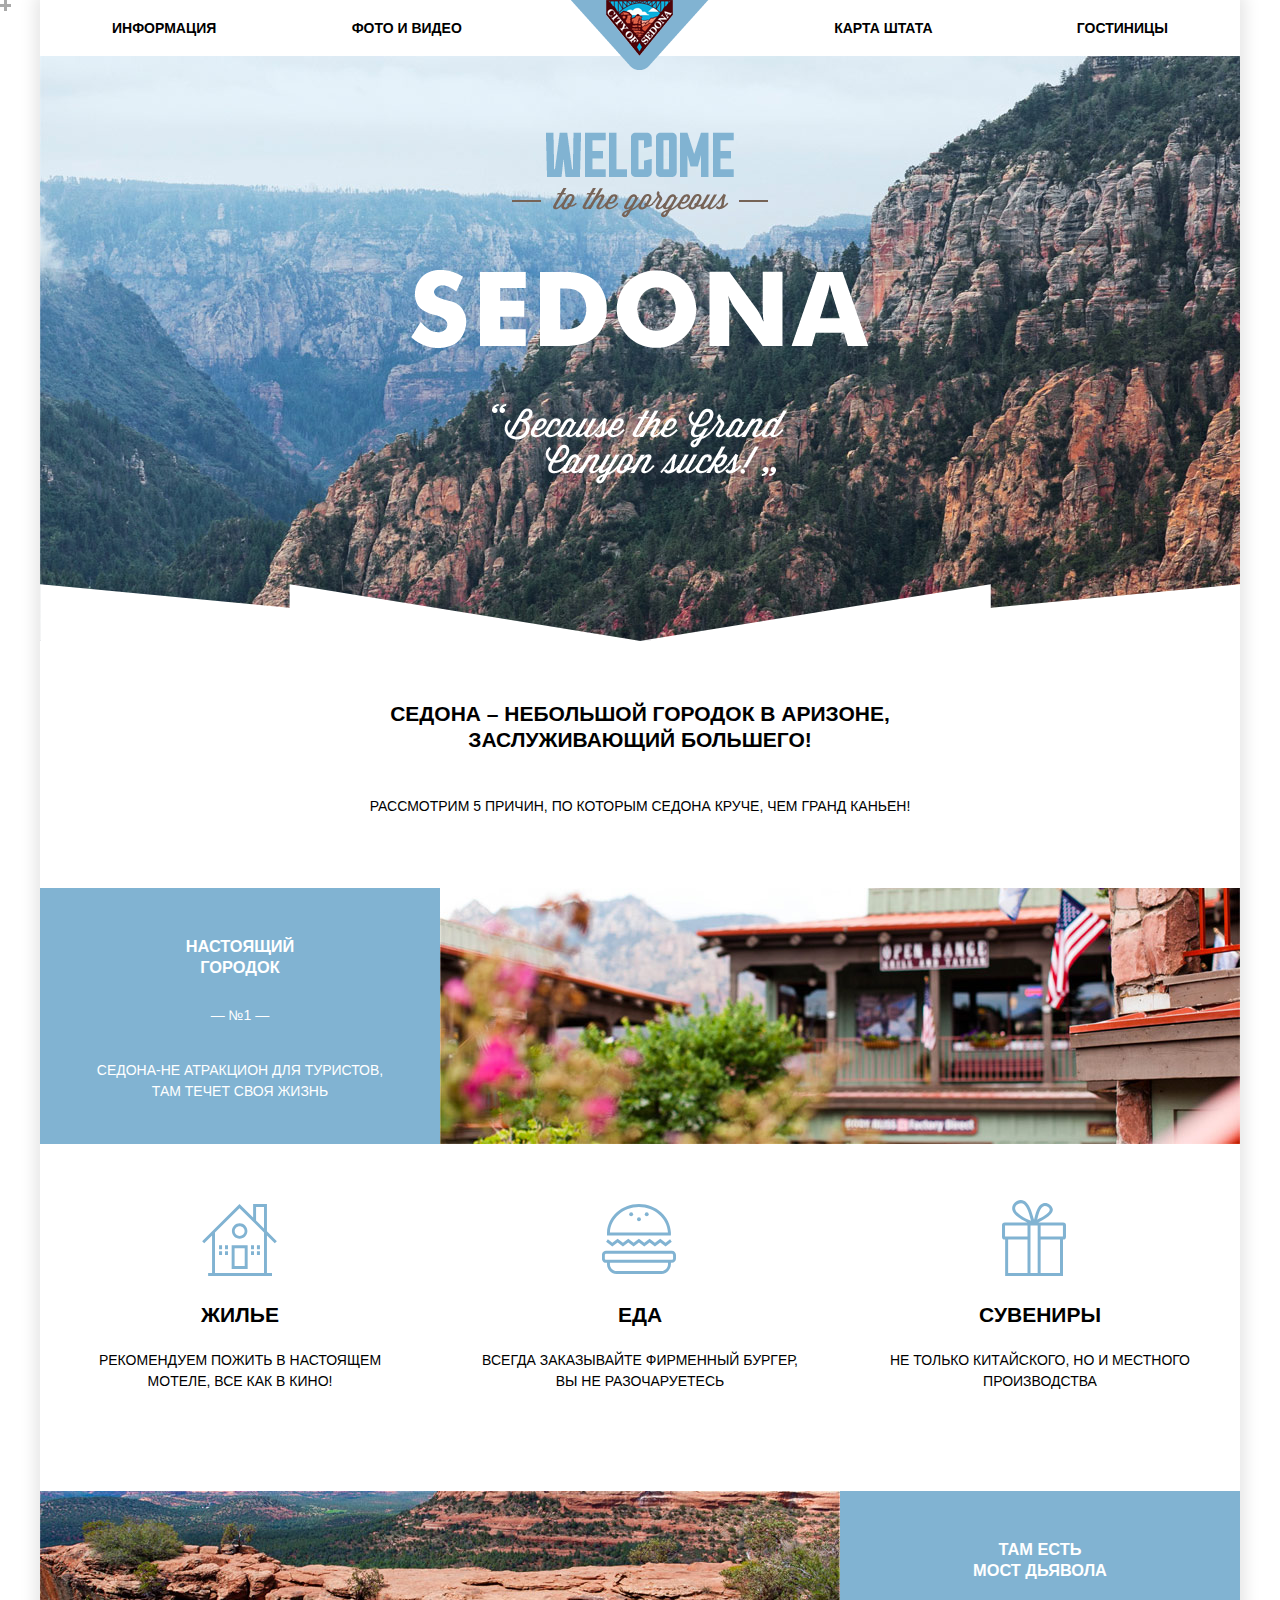
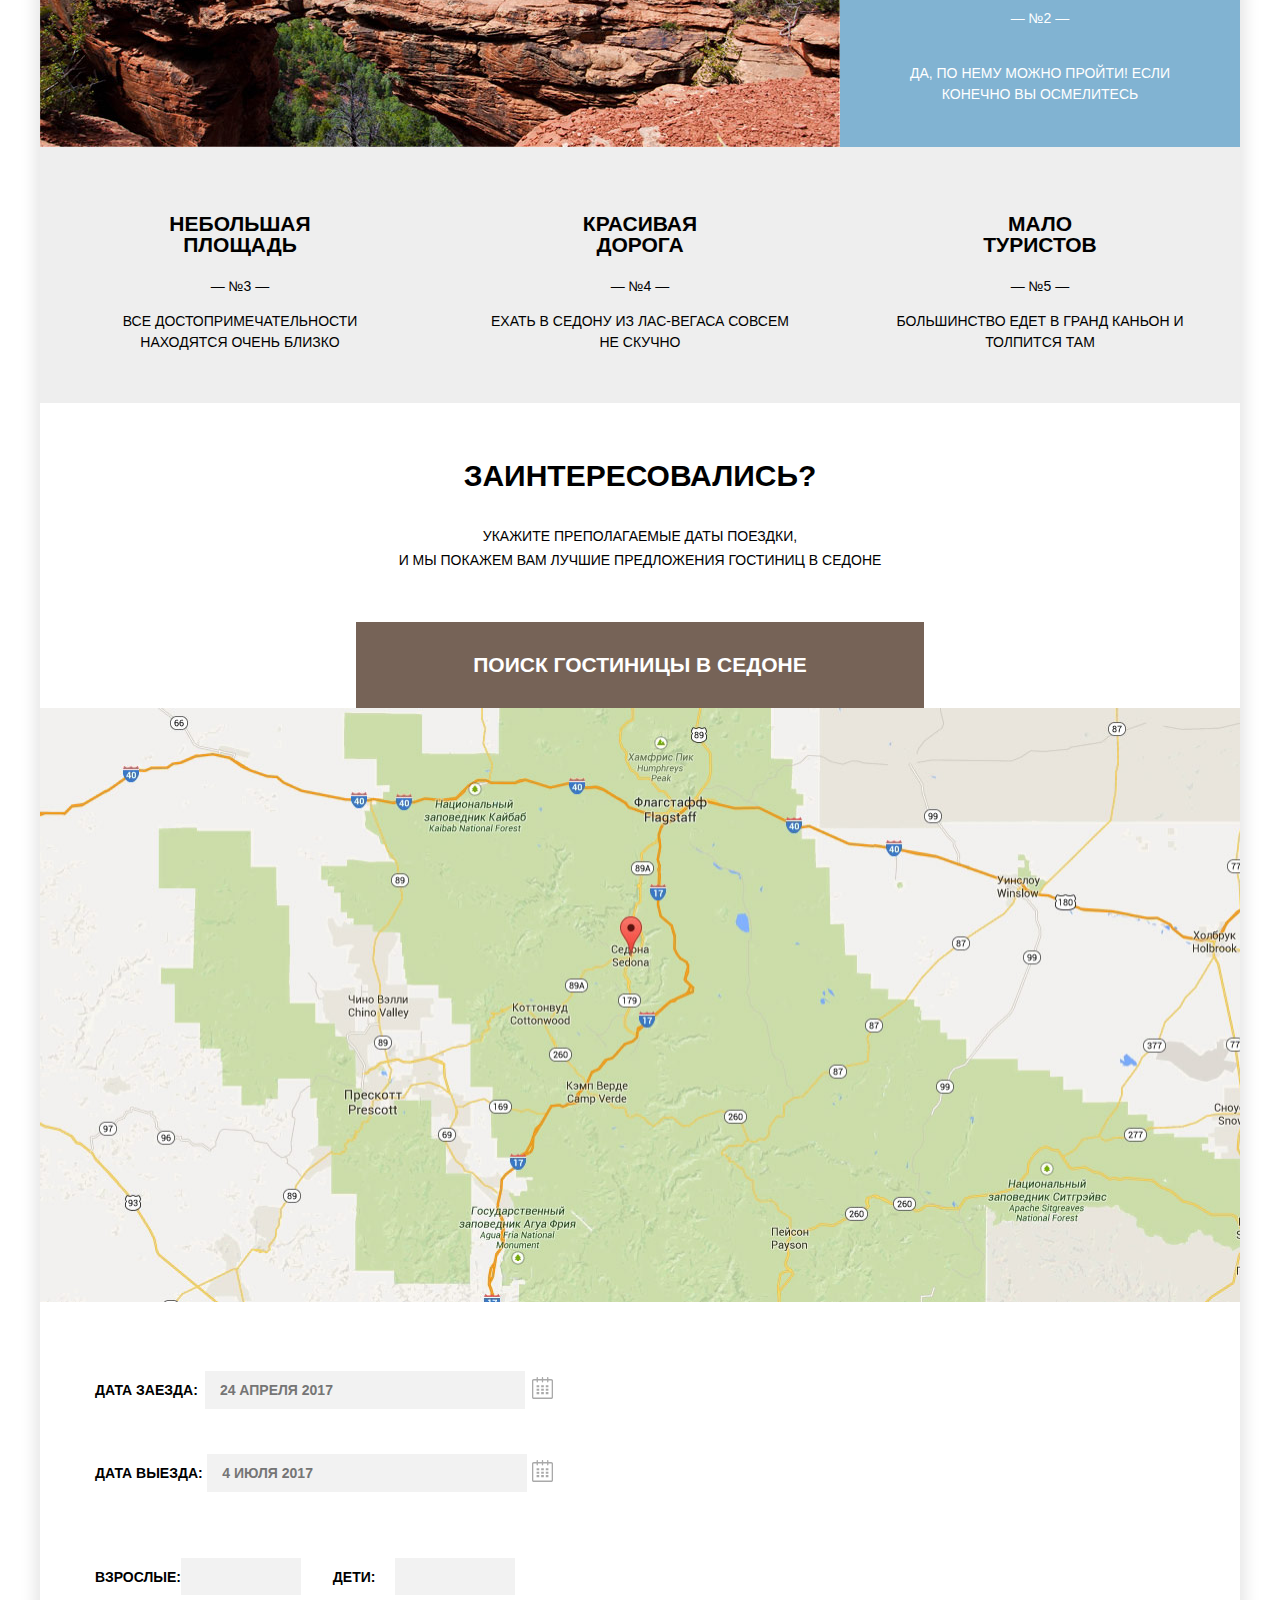
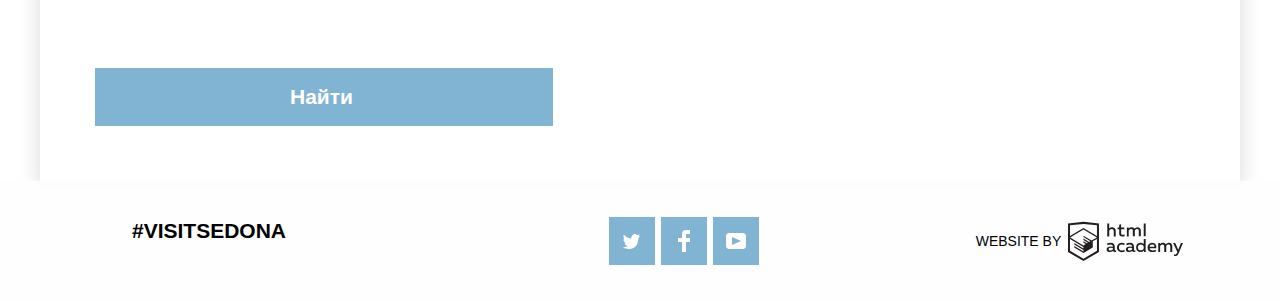
<file: index.html>
<!DOCTYPE html>
<html lang="ru">
  <head>
    <meta charset="utf-8">
    <title>HTML Academy: Седона</title>
    <link href="https://fonts.googleapis.com/css?family=PT+Sans+Narrow:400,700&amp;subset=latin,cyrillic" rel="stylesheet">
    <link href="css/normalize.css" rel="stylesheet">
    <link href="css/style.css" rel="stylesheet">
  </head>
  <body>
    <div class="main-site">
      <header class="main-header">
          <nav class="main-navigation">
             <a class="main-header-logo">
               <img src="img/logo.png" width="138" height="70" alt="Логотип Седона">
             </a>
                <ul class="site-navigation">
                  <li><a href="info.html">Информация</a></li>
                  <li><a href="foto.html">Фото и Видео</a></li>
                  <li><a href="map.html">Карта штата</a></li>
                  <li><a href="hotels.html">Гостиницы</a></li>
                </ul>
           </nav>
      </header>

      <main class="container">
          <section class="welcome">
            <h2 class="visually-hidden">Добро пожаловать в Седону</h2>
					  <img src="img/phrases.png" width="458" height="352" alt="Welcome to Sedona «Because the Grand Canyon sucks!»">
          </section>

          <section class="promotion">
              <h1 class="visually-hidden">Седона</h1>
              <b class="promotion-slogan">Седона &ndash; небольшой городок в Аризоне, заслуживающий большего!</b>
              <p class="promotion-text">Рассмотрим 5 причин, по которым Седона круче, чем Гранд Каньен!</p>
          </section>

          <section class="feature-one">
            <h2 class="visually-hidden">Особенности Седоны</h2>
                <div class="feature-img">
                  <img src="img/house.jpg" width="800" height="256" alt="Милый домик">
                </div>
                <div class="feature-one-row">
                  <h3 class="feature-title">Настоящий <br> городок</h3>
                  <span class="feature-number">&mdash; №1 &mdash;</span>
                  <p class="feature-text">Седона-не атракцион для туристов, там течет своя жизнь</p>
              </div>
            </section>

              <section class="recomindations">
                  <h2 class="visually-hidden">Рекомендации</h2>
                    <ul class="recomindation-list">
                        <li class="house">
                            <h3 class="recomindation-tittle">Жилье</h3>
                            <p class="recomindation-text">Рекомендуем пожить в настоящем мотеле, все как в кино!</p>
                        </li>
                        <li class="food">
                            <h3 class="recomindation-tittle">Еда</h3>
                            <p class="recomindation-text">Всегда заказывайте фирменный бургер, вы не разочаруетесь</p>
                        </li>
                        <li class="souvenirs">
                            <h3 class="recomindation-tittle">Сувениры</h3>
                            <p class="recomindation-text">не только китайского, но и местного производства</p>
                        </li>
                    </ul>
              </section>

              <section class="feature-two">
                <div class="feature-img">
                    <img src="img/bridge.jpg" width="800" height="256" alt="Мост дьявола">
                </div>
                <div class="feature-two-row">
                    <h3 class="feature-tittle">Там есть <br> мост дьявола</h3>
                    <span class="feature-number">&mdash; №2 &mdash;</span>
                    <p class="feature-text">Да, по нему можно пройти! Если конечно вы осмелитесь</p>
                </div>
                </section>

              <section class="another-features">
                <div class="feature-item">
                        <h3 class="feature-three title">Небольшая <br> площадь</h3>
                        <span class="features-three number">&mdash; №3 &mdash;</span>
                        <p class="feature-three text">Все достопримечательности находятся очень близко</p>
                </div>
                <div class="feature-item">
                        <h3 class="feature-four title">Красивая <br> дорога</h3>
                        <span class="feature-four number">&mdash; №4 &mdash;</span>
                        <p class="feature-four text">Ехать в Седону из Лас-Вегаса совсем не скучно</p>
                </div>
                <div class="feature-item">
                        <h3 class="feature-five title">Мало <br> туристов</h3>
                        <span class="feature-five number">&mdash; №5 &mdash;</span>
                        <p class="feature-five text">Большинство едет в Гранд Каньон и толпится там</p>
                </div>
              </section>

                <section class="booking">
                  <h2>Заинтересовались?</h2>
                  <p>укажите преполагаемые даты поездки, <br> и мы покажем вам лучшие предложения гостиниц в Седоне</p>
                    <a class="booking-button" href="search.html">Поиск гостиницы в Седоне</a>
                </section>


              <section class="map">
                <h2 class="visually-hidden">Седона на карте</h2>
              <div class="map-container">
                <img src="img/map.jpg" width="1200" height="594" alt="Карта Седоны">
              </div>
              </section>

                   <form class="finder" method="post" action="https://echo.htmlacademy.ru">
                     <div class="form">
                       <label for="finder-arrival">Дата заезда:</label>
                       <input id="finder-arrival" type="text" name="arrival" placeholder="24 апреля 2017" class="calendar">
                       <button type="button" class="calendar" value="Календарь">
                         <svg xmlns="http://www.w3.org/2000/svg" width="21" height="22" viewBox="0 0 21 22"><path d="M19.251 2.025h-2.845V.648c0-.381-.294-.689-.656-.689-.363 0-.656.308-.656.689v1.377h-3.938V.648c0-.381-.294-.689-.655-.689-.363 0-.657.308-.657.689v1.377H5.906V.648c0-.381-.294-.689-.656-.689-.363 0-.657.308-.657.689v1.377H1.75C.784 2.025 0 2.847 0 3.862v16.302C0 21.179.784 22 1.75 22h17.501c.966 0 1.749-.821 1.749-1.836V3.862c0-1.015-.783-1.837-1.749-1.837zm.437 18.139a.448.448 0 0 1-.437.459H1.75a.45.45 0 0 1-.438-.459V3.862a.45.45 0 0 1 .438-.459h2.844v1.378c0 .381.294.689.657.689.362 0 .656-.308.656-.689V3.403h3.938v1.378c0 .381.294.689.657.689.361 0 .655-.308.655-.689V3.403h3.938v1.378c0 .381.293.689.656.689.362 0 .656-.308.656-.689V3.403h2.845c.241 0 .437.206.437.459v16.302z" fill="#a9a9a9"/><path d="M4.594 8.225h2.625v2.066H4.594zM4.594 11.668h2.625v2.067H4.594zM4.594 15.112h2.625v2.066H4.594zM9.188 15.112h2.625v2.066H9.188zM9.188 11.668h2.625v2.067H9.188zM9.188 8.225h2.625v2.066H9.188zM13.781 15.112h2.625v2.066h-2.625zM13.781 11.668h2.625v2.067h-2.625zM13.781 8.225h2.625v2.066h-2.625z" fill="#a9a9a9"/></svg>
                       </button>
                     </div>
                     <div class="form">
                       <label for="finder-departure">Дата выезда:</label>
                       <input id="finder-departure" type="text" name="departure" placeholder="4 июля 2017" class="calendar">
                       <button type="button" class="calendar"  value="Календарь">
                       <svg xmlns="http://www.w3.org/2000/svg" width="21" height="22" viewBox="0 0 21 22"><path d="M19.251 2.025h-2.845V.648c0-.381-.294-.689-.656-.689-.363 0-.656.308-.656.689v1.377h-3.938V.648c0-.381-.294-.689-.655-.689-.363 0-.657.308-.657.689v1.377H5.906V.648c0-.381-.294-.689-.656-.689-.363 0-.657.308-.657.689v1.377H1.75C.784 2.025 0 2.847 0 3.862v16.302C0 21.179.784 22 1.75 22h17.501c.966 0 1.749-.821 1.749-1.836V3.862c0-1.015-.783-1.837-1.749-1.837zm.437 18.139a.448.448 0 0 1-.437.459H1.75a.45.45 0 0 1-.438-.459V3.862a.45.45 0 0 1 .438-.459h2.844v1.378c0 .381.294.689.657.689.362 0 .656-.308.656-.689V3.403h3.938v1.378c0 .381.294.689.657.689.361 0 .655-.308.655-.689V3.403h3.938v1.378c0 .381.293.689.656.689.362 0 .656-.308.656-.689V3.403h2.845c.241 0 .437.206.437.459v16.302z" fill="#a9a9a9"/><path d="M4.594 8.225h2.625v2.066H4.594zM4.594 11.668h2.625v2.067H4.594zM4.594 15.112h2.625v2.066H4.594zM9.188 15.112h2.625v2.066H9.188zM9.188 11.668h2.625v2.067H9.188zM9.188 8.225h2.625v2.066H9.188zM13.781 15.112h2.625v2.066h-2.625zM13.781 11.668h2.625v2.067h-2.625zM13.781 8.225h2.625v2.066h-2.625z" fill="#a9a9a9"/></svg>
                       </button>
                     </div>
                     <div class="form-item adults">
                       <label for="finder-adults">Взрослые:</label>
                       <div class="controls">
                       <button type="button" class="icon-plus" type="button">
                         <span class="visually-hidden">Плюс </span>
                       </button>
                       <input id="finder-adults" type="number" name="adults" min="1" max="20" step="1">
                       <button type="button" class="icon-minus" type="button">
                         <span class="visually-hidden">Минус</span>
                       </button>
                     </div>
                     </div>
                     <div class="form-item kids">
                       <div class="controls">
                       <label for="finder-kids">Дети:</label>
                       <button type="button" class="icon-plus" type="button">
                         <span class="visually-hidden">Плюс</span>
                       </button>
                       <input id="finder-kids" type="number" name="kids" min="0" max="20" step="1">
                       <button type="button" class="icon-minus" type="button">
                         <span class="visually-hidden">Минус</span>
                       </button>
                     </div>
                     </div>
                     <button class="button" type="submit">Найти</button>
                   </form>
                </div>
              </select>
          </main>

          <footer class="main-footer">
            <div class="footer">
            <div class="footer-hashtag">
              <a href="#" class="hashtag">#visitsedona</p>
            </div>
              <div class="footer-social">
                  <ul class="social-links">
                    <li><a href="twitter.com" class="social-button"><span class="visually-hidden">Twitter</span>
                        <svg xmlns="http://www.w3.org/2000/svg" xmlns:xlink="http://www.w3.org/1999/xlink" width="17" height="15" viewBox="0 0 17 15">
                        <path fill="#FFF" d="M10.95.144c1.685-.496 2.984.27 3.577 1.179.673-.231 1.331-.481 2.011-.708a2.345 2.345 0 0 1-.857 1.768c.685.17 1.304-.491 1.304-.491-.169 1-1.006 1.788-1.563 2.024-.231 6.75-3.175 11.217-10.077 11.082h-.446c-.41 0-4.164-.46-4.898-1.887 2.271.196 3.893-.422 4.693-1.177-.96-.3-2.679-.477-2.979-2.95.349.106.564.228 1.19.119C1.705 8.247.374 7.53.448 5.33c.285.328 1.067.536 1.34.472C1.085 5.561-.182 2.442.894.85c1.818 1.854 3.735 3.606 7.152 3.773C8.254 2.33 9.183.793 10.95.144z"/></svg>
                    </a></li>
                    <li><a class="social-button" href="#"><span class="visually-hidden">Фейсбук</span>
                        <svg xmlns="http://www.w3.org/2000/svg" width="12" height="22" viewBox="0 0 12 22">
                        <path fill="#FFF" d="M12 4V0H8a4 4 0 0 0-4 4v4H0v4h4v10h4V12h4V8H8V4h4z"/></svg>
                    </a></li>
                    <li><a class="social-button" href="#"><span class="visually-hidden">youtube</span>
                        <svg xmlns="http://www.w3.org/2000/svg" xmlns:xlink="http://www.w3.org/1999/xlink" width="20" height="16" viewBox="0 0 20 16">
                        <path fill="#FFF" d="M17 0H3C1.35 0 0 1.35 0 3v10c0 1.65 1.35 3 3 3h14c1.65 0 3-1.35 3-3V3c0-1.65-1.35-3-3-3zM6.027 11.998V4.002L15.014 8l-8.987 3.998z"/></svg>
                     </a></li>
                  </ul>
              </div>
              <div class="footer-copyright">
                <a class="copyright" href="https://htmlacademy.ru/intensive/htmlcss">
  							<span class="copyright-text">website by</span>
  							<span class="visually-hidden">HTML Academy</span>
  							<svg id="Layer_1" data-name="Layer 1" xmlns="http://www.w3.org/2000/svg" width="115" height="41" viewBox="0 0 108.08 36.85">
  								<title>logo-htmlacademy-small</title>
  								<path d="M44.61,26.88a2,2,0,0,0,.55-0.1v1.33a3.25,3.25,0,0,1-1.18.21,1.67,1.67,0,0,1-1.67-1,4.84,4.84,0,0,1-3.14,1.08c-1.51,0-2.91-.83-2.91-2.55,0-2.13,2-2.79,3.71-2.79a11.08,11.08,0,0,1,2.17.25v-0.3c0-1-.76-1.77-2.19-1.77a7.42,7.42,0,0,0-3,.64v-1.7a10.21,10.21,0,0,1,3.19-.55c2.36,0,3.81,1.12,3.81,3.65v3a0.54,0.54,0,0,0,.49.59h0.17Zm-6.44-1.13A1.35,1.35,0,0,0,39.63,27h0.11a3.39,3.39,0,0,0,2.41-1V24.58a9.72,9.72,0,0,0-1.81-.21c-1,0-2.16.33-2.16,1.38h0Zm12.36-6.11a5,5,0,0,1,2.57.64V22a4.08,4.08,0,0,0-2.3-.7,2.75,2.75,0,1,0,0,5.49,5,5,0,0,0,2.43-.64v1.71a6.27,6.27,0,0,1-2.76.57A4.21,4.21,0,0,1,46,24.51q0-.21,0-0.41a4.32,4.32,0,0,1,4.18-4.46h0.38Zm12.17,7.24a2,2,0,0,0,.55-0.1v1.33a3.25,3.25,0,0,1-1.18.21,1.67,1.67,0,0,1-1.67-1,4.84,4.84,0,0,1-3.14,1.08c-1.51,0-2.91-.83-2.91-2.55,0-2.13,2-2.79,3.71-2.79a11.08,11.08,0,0,1,2.17.25v-0.3c0-1-.76-1.77-2.19-1.77a7.42,7.42,0,0,0-3,.64v-1.7a10.21,10.21,0,0,1,3.19-.55c2.36,0,3.81,1.12,3.81,3.65v3a0.54,0.54,0,0,0,.49.59h0.17Zm-6.44-1.13A1.35,1.35,0,0,0,57.73,27h0.11a3.39,3.39,0,0,0,2.41-1V24.58a9.72,9.72,0,0,0-1.81-.21c-1.06,0-2.16.33-2.16,1.38h0ZM73,16V28.2H71.35V26.88a3.88,3.88,0,0,1-3.19,1.54,4.4,4.4,0,0,1,0-8.78,3.81,3.81,0,0,1,3,1.3V16H73Zm-4.53,5.22a2.76,2.76,0,1,0,0,5.52A2.86,2.86,0,0,0,71.15,25V23A2.91,2.91,0,0,0,68.49,21.27ZM79,19.64c3.31,0,4.46,2.68,3.92,5.09H76.7c0.21,1.5,1.67,2.11,3.19,2.11a6.11,6.11,0,0,0,2.64-.59v1.6a7.14,7.14,0,0,1-3,.57C77,28.42,74.78,27,74.78,24a4.18,4.18,0,0,1,4-4.39H79Zm0.09,1.54a2.28,2.28,0,0,0-2.44,2.1v0.06H81.3A2,2,0,0,0,79.13,21.18Zm5.73,7V19.87h1.65v1a3.81,3.81,0,0,1,2.78-1.27A2.86,2.86,0,0,1,91.89,21a4.12,4.12,0,0,1,2.91-1.33A3.06,3.06,0,0,1,98,23V28.2h-1.9V23.05a1.59,1.59,0,0,0-1.42-1.75H94.42a2.8,2.8,0,0,0-2.07,1.12V28.2h-1.9V23.05A1.59,1.59,0,0,0,89,21.31H88.8a3,3,0,0,0-2.21,1.29v5.63H84.86Zm21.31-8.33h1.9l-3.91,9.46c-0.9,2.17-2.09,2.86-3.35,2.86a4.76,4.76,0,0,1-1.1-.14V30.46a2.86,2.86,0,0,0,.85.12c0.9,0,1.58-.64,2.07-1.9l0.17-.42-4-8.4h2l2.86,6.29ZM38.73,1.46V6.22a3.81,3.81,0,0,1,2.7-1.14,3.25,3.25,0,0,1,3.44,3.4v5.15H43V8.72a1.81,1.81,0,0,0-1.61-2h-0.3a2.93,2.93,0,0,0-2.32,1.39v5.52h-1.9V1.46h1.9ZM49.94,2.31v3h3V6.91h-3v3.81c0,1.1.5,1.46,1.58,1.46a4.49,4.49,0,0,0,1.69-.33v1.6A6.8,6.8,0,0,1,51,13.8a2.55,2.55,0,0,1-2.86-2.74V6.89H46.58V5.26h1.5V2.74Zm5.4,11.31V5.28H57v1A3.81,3.81,0,0,1,59.77,5a2.86,2.86,0,0,1,2.6,1.33A4.12,4.12,0,0,1,65.28,5,3.06,3.06,0,0,1,68.44,8.4v5.21h-1.9V8.46a1.59,1.59,0,0,0-1.42-1.75H64.89a2.8,2.8,0,0,0-2.07,1.12v5.78h-1.9V8.46A1.59,1.59,0,0,0,59.5,6.71H59.27A3,3,0,0,0,57.06,8v5.63H55.34ZM71.17,1.45H73V13.6H71.17V1.45ZM14.71,0H14.55L0,1.54V28.21l14.55,8.66,14.55-8.66V1.54Zm12.5,27.1L14.55,34.64,1.9,27.12V16.18l12.59,7.5V25L5.86,19.9v1.31l8.68,5.21v1.39L5.87,22.65V24l8.68,5.21,8.75-5.24V18.31L27.2,16V27.12Zm0-12.53-3.48,2-1.6,1L14.51,13v1.31L21,18.23H21l-0.14.09-1,.54-5.37-3.2V17l4.24,2.52-1,.67-3.2-1.9v1.31l2.1,1.24L14.5,22.1,2,14.65,14.51,7.11Zm0-1.32L14.49,5.76,1.91,13.25v-10L14.56,1.92,27.21,3.25v10h0Z" transform="translate(0 -0.02)" fill="#231f20"/>
  							</svg>
  						</a>
            </div>
          </div>
          </footer>
      </div>
  </body>
</html>
</file>
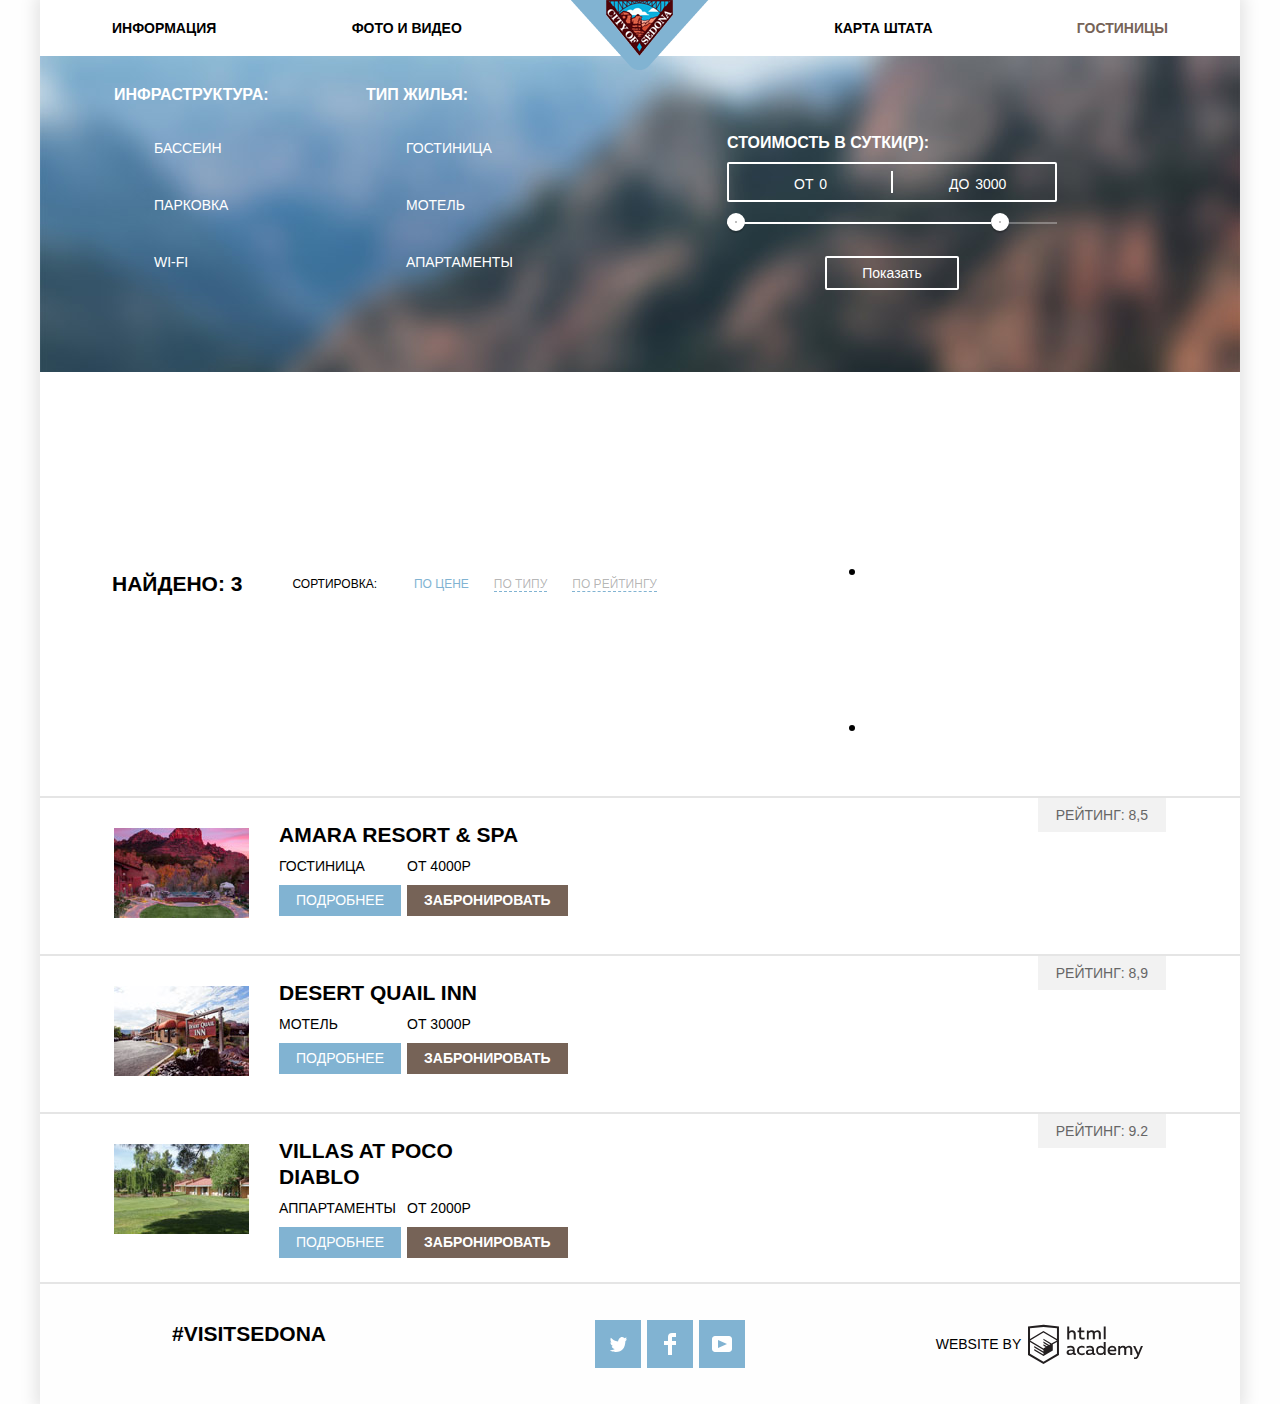
<file: hotels.html>
<!DOCTYPE html>
<html lang="ru">
  <head>
    <meta charset="utf-8">
    <title>HTML Academy: Седона</title>
    <link href="https://fonts.googleapis.com/css?family=PT+Sans+Narrow:400,700&amp;subset=latin,cyrillic" rel="stylesheet">
    <link href="css/normalize.css" rel="stylesheet">
    <link rel="stylesheet" href="css/style.css">
  </head>
  <body class="inner-page">
    <div class="main-site">
      <header class="main-header">
          <nav class="main-navigation">
            <div class="navigation-cotainer">
            <div class="logo">
              <a class="main-header-logo" href="index.html">
                  <img src="img/logo.png" width="138" height="70" alt="Логотип Седона">
              </a>
            </div>
              <div class="main-navigation-wrapper">
              <ul class="site-navigation">
                  <li><a href="info.html">Информация</a></li>
                  <li><a href="foto.html">Фото и Видео</a></li>
                  <li><a href="map.html">Карта штата</a></li>
                  <li class="site-navigation-current"><a href="hotels.html">Гостиницы</a></li>
              </ul>
            </div>
            </nav>
        </header>

        <main class="container">
              <h1 class="visually-hidden">Выбор гостиницы</h1>
              <section class="filters">
                  <h2 class="visually-hidden">Фильтер отелей</h2>
               <form class="filter" method="get" action="https://echo.htmlacademy.ru">
                 <fieldset>
                   <legend class="filter-title"> Инфраструктура:</legend>
                   <ul class="option">
                     <li class="filter-option">
                       <input class="visually-hidden filter-input filter-input-checkbox" type="checkbox" name="pool" id="filter-pool" checked>
                      <label for="filter-pool">Бассеин</label>
                     </li>
                     <li class="filter-option">
                       <input class="visually-hidden filter-input filter-input-checkbox" type="checkbox" name="parking" id="filter-parking">
                       <label for="filter-parking">Парковка</label>
                     </li>
                     <li class="filter-option">
                       <input class="visually-hidden filter-input filter-input-checkbox" type="checkbox" name="wifi" id="filter-wifi">
                       <label for="filter-wifi">Wi-Fi</label>
                     </li>
                   </ul>
                 </fieldset>
                 <fieldset>
                   <legend class="filter-title">Тип жилья:</legend>
                   <ul class="option">
                     <li class="filter-option">
                       <input class="visually-hidden filter-input filter-input-checkbox" type="checkbox" name="hotel" id="filter-hotel" checked>
                       <label for="filter-hotel">Гостиница</label>
                     </li>
                     <li class="filter-option">
                       <input class="visually-hidden filter-input filter-input-checkbox" type="checkbox" name="motel" id="filter-motel" checked>
                       <label for="filter-motel">Мотель</label>
                     </li>
                     <li class="filter-option">
                       <input class="visually-hidden filter-input filter-input-checkbox" type="checkbox" name="apartment" id="filter-apartment" checked>
                       <label for="filter-apartment">Апартаменты</label>
                     </li>
                   </ul>
                 </fieldset>
                 <div class="filter-from-to">
                   <div class="filter-from-to-title">Стоимость в сутки(р):</div>
                   <div class="from-to">
                     <label class="from" for="from">от
                     <input type="text" name="from" id="from" value="0">
                      </label>
                     <label class="to" for="to">до
                     <input type="text" name="to" id="to" value="3000">
                   </label>
                   </div>

                 <div class="range-controls">
										<div class="scale">
											<div class="bar"></div>
										</div>
										<div class="range-toggle range-toggle-min"></div>
										<div class="range-toggle range-toggle-max"></div>
									</div>
                   <button class="filter-button" type="submit">Показать</button>
               </div>
               </form>
              </section>

              <section class="result">
                <div class="found">
                  <b class="result-title">Найдено:
                  <span> 3 </span></b>
                </div>
                <div class="sorting">
                    <p class="sorting-title">Сортировка:</p>
                        <ul class="sorting-list">
                            <li class="sorting-item sorting-item-current"><a href="price.html">По цене</a></li>
                            <li class="sorting-item"><a href="type.html">По типу</a></li>
                            <li class="sorting-item"><a href="popular.html">По рейтингу</a></li>
                        </ul>
              </div>
                <ul class="sorting-item-element">
                <li>
                    <a href="#" class="icon-up">
                        <svg></svg>
                    </a>
                </li>
                <li>
                    <a href="#" class="icon-down" >
                        <svg></svg>
                    </a>
                </li>
            </ul>
          </section>

               <section class="hotels">
                  <h2 class="visually-hidden">Найденные отели</h2>
                      <ul class="hotels-catalog">
                          <li class="hotel-item">
                            <p class="hotel-img">
                                <img src="img/hotel1.jpg" width="135" height="90" alt="Amara Resort & Spa">
                            </p>
                            <div class="info">
                              <h3 class="hotel-title">
                                  <a href="hotel-item.html">Amara Resort & Spa</a>
                              </h3>
                              <div class="hotels-details">
                              <div class="details">
                              <p class="hotels-item-kind">Гостиница</p>
                              <a class="hotels-button" href="details.html">подробнее</a>
                            </div>
                            <div class="price">
                              <p class="hotels-item-price">от 4000р</p>
                              <a class="reservation" href="#">Забронировать</a>
                            </div>
                            </div>
                          </div>
                              <p class="rating">
                                <span class="stars visually-hidden">Звезды</span>
                                <p class="hotels-popular">рейтинг: 8,5</p>
                              </p>
                          </li>

                          <li class="hotel-item">
                            <p class="hotel-img">
                                <img src="img/hotel2.jpg" width="135" height="90" alt="Desert Quail Inn">
                            </p>
                            <div class="info">
                              <h3 class="hotel-title">
                                  <a href="hotel-item.html">Desert Quail Inn</a>
                              </h3>
                            <div class="hotels-details">
                            <div class="details">
                              <p class="hotels-item-kind">Мотель</p>
                               <a class="hotels-button" href="details.html">подробнее</a>
                            </div>
                            <div class="price">
                              <p class="hotels-item-price">от 3000р</p>
                              <a class="reservation" href="#">Забронировать</a>
                            </div>
                            </div>
                          </div>
                              <p class="rating">
                                <span class="stars visually-hidden">Звезды</span>
                                <p class="hotels-popular">рейтинг: 8,9</p>
                              </p>
                          </li>

                          <li class="hotel-item">
                            <p class="hotel-img">
                                <img src="img/hotel3.jpg" width="135" height="90" alt="Villas at Poco Diablo">
                            </p>
                            <div class="info">
                              <h3 class="hotel-title">
                                  <a href="hotel-item.html">Villas at Poco Diablo</a>
                              </h3>
                              <div class="hotels-details">
                              <div class="details">
                              <p class="hotels-item-kind">Аппартаменты</p>
                              <a class="hotels-button" href="details.html">подробнее</a>
                            </div>
                            <div class="price">
                              <p class="hotels-item-price">от 2000р</p>
                              <a class="reservation" href="#">Забронировать</a>
                            </div>
                          </div>
                        </div>
                        <p class="rating">
                          <span class="stars visually-hidden">Звезды</span>
                          <p class="hotels-popular">рейтинг: 9.2</p>
                        </p>
                          </li>
                      </ul>
                  </section>
        </main>

        <footer class="main-footer">
          <div class="footer">
          <div class="footer-hashtag">
            <a href="#" class="hashtag">#visitsedona</p>
          </div>
            <div class="footer-social">
                <ul class="social-links">
                  <li><a href="twitter.com" class="social-button"><span class="visually-hidden">Twitter</span>
                      <svg xmlns="http://www.w3.org/2000/svg" xmlns:xlink="http://www.w3.org/1999/xlink" width="17" height="15" viewBox="0 0 17 15">
                      <path fill="#FFF" d="M10.95.144c1.685-.496 2.984.27 3.577 1.179.673-.231 1.331-.481 2.011-.708a2.345 2.345 0 0 1-.857 1.768c.685.17 1.304-.491 1.304-.491-.169 1-1.006 1.788-1.563 2.024-.231 6.75-3.175 11.217-10.077 11.082h-.446c-.41 0-4.164-.46-4.898-1.887 2.271.196 3.893-.422 4.693-1.177-.96-.3-2.679-.477-2.979-2.95.349.106.564.228 1.19.119C1.705 8.247.374 7.53.448 5.33c.285.328 1.067.536 1.34.472C1.085 5.561-.182 2.442.894.85c1.818 1.854 3.735 3.606 7.152 3.773C8.254 2.33 9.183.793 10.95.144z"/></svg>
                  </a></li>
                  <li><a class="social-button" href="#"><span class="visually-hidden">Фейсбук</span>
                      <svg xmlns="http://www.w3.org/2000/svg" width="12" height="22" viewBox="0 0 12 22">
                      <path fill="#FFF" d="M12 4V0H8a4 4 0 0 0-4 4v4H0v4h4v10h4V12h4V8H8V4h4z"/></svg>
                  </a></li>
                  <li><a class="social-button" href="#"><span class="visually-hidden">youtube</span>
                      <svg xmlns="http://www.w3.org/2000/svg" xmlns:xlink="http://www.w3.org/1999/xlink" width="20" height="16" viewBox="0 0 20 16">
                      <path fill="#FFF" d="M17 0H3C1.35 0 0 1.35 0 3v10c0 1.65 1.35 3 3 3h14c1.65 0 3-1.35 3-3V3c0-1.65-1.35-3-3-3zM6.027 11.998V4.002L15.014 8l-8.987 3.998z"/></svg>
                   </a></li>
                </ul>
            </div>
            <div class="footer-copyright">
              <a class="copyright" href="https://htmlacademy.ru/intensive/htmlcss">
							<span class="copyright-text">website by</span>
							<span class="visually-hidden">HTML Academy</span>
							<svg id="Layer_1" data-name="Layer 1" xmlns="http://www.w3.org/2000/svg" width="115" height="41" viewBox="0 0 108.08 36.85">
								<title>logo-htmlacademy-small</title>
								<path d="M44.61,26.88a2,2,0,0,0,.55-0.1v1.33a3.25,3.25,0,0,1-1.18.21,1.67,1.67,0,0,1-1.67-1,4.84,4.84,0,0,1-3.14,1.08c-1.51,0-2.91-.83-2.91-2.55,0-2.13,2-2.79,3.71-2.79a11.08,11.08,0,0,1,2.17.25v-0.3c0-1-.76-1.77-2.19-1.77a7.42,7.42,0,0,0-3,.64v-1.7a10.21,10.21,0,0,1,3.19-.55c2.36,0,3.81,1.12,3.81,3.65v3a0.54,0.54,0,0,0,.49.59h0.17Zm-6.44-1.13A1.35,1.35,0,0,0,39.63,27h0.11a3.39,3.39,0,0,0,2.41-1V24.58a9.72,9.72,0,0,0-1.81-.21c-1,0-2.16.33-2.16,1.38h0Zm12.36-6.11a5,5,0,0,1,2.57.64V22a4.08,4.08,0,0,0-2.3-.7,2.75,2.75,0,1,0,0,5.49,5,5,0,0,0,2.43-.64v1.71a6.27,6.27,0,0,1-2.76.57A4.21,4.21,0,0,1,46,24.51q0-.21,0-0.41a4.32,4.32,0,0,1,4.18-4.46h0.38Zm12.17,7.24a2,2,0,0,0,.55-0.1v1.33a3.25,3.25,0,0,1-1.18.21,1.67,1.67,0,0,1-1.67-1,4.84,4.84,0,0,1-3.14,1.08c-1.51,0-2.91-.83-2.91-2.55,0-2.13,2-2.79,3.71-2.79a11.08,11.08,0,0,1,2.17.25v-0.3c0-1-.76-1.77-2.19-1.77a7.42,7.42,0,0,0-3,.64v-1.7a10.21,10.21,0,0,1,3.19-.55c2.36,0,3.81,1.12,3.81,3.65v3a0.54,0.54,0,0,0,.49.59h0.17Zm-6.44-1.13A1.35,1.35,0,0,0,57.73,27h0.11a3.39,3.39,0,0,0,2.41-1V24.58a9.72,9.72,0,0,0-1.81-.21c-1.06,0-2.16.33-2.16,1.38h0ZM73,16V28.2H71.35V26.88a3.88,3.88,0,0,1-3.19,1.54,4.4,4.4,0,0,1,0-8.78,3.81,3.81,0,0,1,3,1.3V16H73Zm-4.53,5.22a2.76,2.76,0,1,0,0,5.52A2.86,2.86,0,0,0,71.15,25V23A2.91,2.91,0,0,0,68.49,21.27ZM79,19.64c3.31,0,4.46,2.68,3.92,5.09H76.7c0.21,1.5,1.67,2.11,3.19,2.11a6.11,6.11,0,0,0,2.64-.59v1.6a7.14,7.14,0,0,1-3,.57C77,28.42,74.78,27,74.78,24a4.18,4.18,0,0,1,4-4.39H79Zm0.09,1.54a2.28,2.28,0,0,0-2.44,2.1v0.06H81.3A2,2,0,0,0,79.13,21.18Zm5.73,7V19.87h1.65v1a3.81,3.81,0,0,1,2.78-1.27A2.86,2.86,0,0,1,91.89,21a4.12,4.12,0,0,1,2.91-1.33A3.06,3.06,0,0,1,98,23V28.2h-1.9V23.05a1.59,1.59,0,0,0-1.42-1.75H94.42a2.8,2.8,0,0,0-2.07,1.12V28.2h-1.9V23.05A1.59,1.59,0,0,0,89,21.31H88.8a3,3,0,0,0-2.21,1.29v5.63H84.86Zm21.31-8.33h1.9l-3.91,9.46c-0.9,2.17-2.09,2.86-3.35,2.86a4.76,4.76,0,0,1-1.1-.14V30.46a2.86,2.86,0,0,0,.85.12c0.9,0,1.58-.64,2.07-1.9l0.17-.42-4-8.4h2l2.86,6.29ZM38.73,1.46V6.22a3.81,3.81,0,0,1,2.7-1.14,3.25,3.25,0,0,1,3.44,3.4v5.15H43V8.72a1.81,1.81,0,0,0-1.61-2h-0.3a2.93,2.93,0,0,0-2.32,1.39v5.52h-1.9V1.46h1.9ZM49.94,2.31v3h3V6.91h-3v3.81c0,1.1.5,1.46,1.58,1.46a4.49,4.49,0,0,0,1.69-.33v1.6A6.8,6.8,0,0,1,51,13.8a2.55,2.55,0,0,1-2.86-2.74V6.89H46.58V5.26h1.5V2.74Zm5.4,11.31V5.28H57v1A3.81,3.81,0,0,1,59.77,5a2.86,2.86,0,0,1,2.6,1.33A4.12,4.12,0,0,1,65.28,5,3.06,3.06,0,0,1,68.44,8.4v5.21h-1.9V8.46a1.59,1.59,0,0,0-1.42-1.75H64.89a2.8,2.8,0,0,0-2.07,1.12v5.78h-1.9V8.46A1.59,1.59,0,0,0,59.5,6.71H59.27A3,3,0,0,0,57.06,8v5.63H55.34ZM71.17,1.45H73V13.6H71.17V1.45ZM14.71,0H14.55L0,1.54V28.21l14.55,8.66,14.55-8.66V1.54Zm12.5,27.1L14.55,34.64,1.9,27.12V16.18l12.59,7.5V25L5.86,19.9v1.31l8.68,5.21v1.39L5.87,22.65V24l8.68,5.21,8.75-5.24V18.31L27.2,16V27.12Zm0-12.53-3.48,2-1.6,1L14.51,13v1.31L21,18.23H21l-0.14.09-1,.54-5.37-3.2V17l4.24,2.52-1,.67-3.2-1.9v1.31l2.1,1.24L14.5,22.1,2,14.65,14.51,7.11Zm0-1.32L14.49,5.76,1.91,13.25v-10L14.56,1.92,27.21,3.25v10h0Z" transform="translate(0 -0.02)" fill="#231f20"/>
							</svg>
						</a>
          </div>
        </div>
        </footer>
    </div>

  </body>
</html>
</file>
<file: css/style.css>
html {
    box-sizing: border-box;
}
body {
  margin: 0;
  padding: 0;
  font-family: "PT Sans", "Arial", sans-serif;
  font-size: 14px;
  line-height: 21px;
  font-weight: normal;
  color: #000000;
  text-transform: uppercase;
}
.main-site {
  min-width: 768px;
  max-width: 1200px;
  margin: 0 auto;
  background-color: #ffffff;
  box-shadow: 0 0 15px 5px rgba(0, 0, 0, 0.1);
}

.inner-page {
  background-color: #fefefe;
  background-image: none;
}

a {
  text-decoration: none;
}
/*прячем*/
.visually-hidden {
    position: absolute;
    width: 1px;
    height: 1px;
    margin: -1px;
    border: 0;
    padding: 0;
    clip: rect(0 0 0 0);
    overflow: hidden;
}
/* шапка */
.main-header {
  min-height: 56px;
}
.main-header-logo {
  margin: auto;
  position: absolute;
  top: 0;
  left: 0;
  right: 0;
  width: 138px;
  height: 70px;
  z-index: 100;
}
.main-navigation {
  font-size: 14px;
  line-height: 26px;
  color: #000000;
  font-weight: bold;

  background-color: #ffffff;
  position: relative;
}
.site-navigation {
  list-style: none;

  margin: 0;
  padding: 0;

  display: flex;
  flex-direction: row;
  justify-content: space-between;
}
.site-navigation a {
  color: #000000
}
.site-navigation a:hover {
  color: #81b3d2;
}
.site-navigation a:focus {
  color: rgba(0, 0, 0, 0.3);
}
.site-navigation a:active {
  color: #766357;
}
.site-navigation-current a {
  color: #766357;
}
.site-navigation-current a:hover,
.site-navigation-current a:focus,
.site-navigation-current a:active {
  color: #766357;
}
.site-navigation li {
    margin: 0 auto;
    padding-top: 15px;
    padding-bottom: 15px;

    min-width: 100px;
}
.site-navigation li:nth-child(1) {
    margin-left: 72px;
}
.site-navigation li:nth-child(2) {
    margin-left: -50px;
}
.site-navigation li:nth-child(3) {
    margin-right: -50px;

    text-align: right;
}
.site-navigation li:nth-child(4) {
    margin-right: 72px;

    text-align: right;
}

.welcome {
  text-align: center;
  width: 100%;
  height: 509px;

  background-color: #e3f0f8;
  background-image: url("bg.jpg");
  background-repeat: no-repeat;
  background-size: cover;
  background-position: 50% -56px;
  position: relative;
  padding-top: 76px;
}
.welcome:after {
  content: "";
  bottom: 0;
  left: 0;
  width: 100%;
  height: 57px;
  background-image: url("bottombackground.png");
  background-repeat: no-repeat;
  position: absolute;
}
.welcome img {
  margin: 0 auto;
}

/*слоган после фоновой картинки на странице index*/
.promotion {
  text-align: center;

  width: 576px;
  margin: 0 auto;
  padding-top: 60px;
  padding-bottom: 55px;

  background-color: #ffffff;
}
.promotion-slogan {
  font-size: 21px;
  line-height: 26px;
  font-weight: bold;
  margin: 0;
  padding: 0;
  padding-bottom: 35px;
}
.promotion-text {
  font-size: 14px;
  line-height: 26px;
  margin-top: 40px;
  padding: 0px;
}
/*преимущества Седоны страница index*/
.feature-one {
  color: #ffffff;
  background-color: #81b3d2;
  text-align: center;

  margin: 0;
  padding: 0;

  display: flex;
  flex-direction: row-reverse;
  min-height: 256px;
  overflow: hidden;
}
.feature-img {
  width: 800px;
  height: 256px;
}
.feature-one-row {
  width: 33%;
  padding-top: 48px;
  padding-right: 4%;
  padding-left: 4%;

  color: #ffffff;
  font-size: 14px;
  line-height: 21px;

  background-color: #81b3d2;
}
.feature-one-row h3 {
  padding: 0;
  margin: 0 auto;
  margin-bottom: 27px;
}
.feature-one-row p {
  padding-top: 20px;
}
.feature-two {
  color: #ffffff;
  background-color: #81b3d2;
  text-align: center;

  margin: 0;
  padding: 0;

  display: flex;
  flex-direction: row;
  min-height: 256px;
}
.feature-two-row {
  width: 33%;
  padding-top: 48px;
  padding-right: 4%;
  padding-left: 4%;

  color: #ffffff;
  font-size: 14px;
  line-height: 21px;

  background-color: #81b3d2;

}
.feature-two-row h3 {
  padding: 0;
  margin: 0 auto;
  margin-bottom: 27px;
}
.feature-two-row p {
  padding-top: 20px;
}
.another-features {
  margin: 0;
  padding: 0;

  background-color: #eeeeee;

  display: flex;
  flex-direction: row;
  justify-content: space-around;
  min-height: 256px;
}
.feature-item h3 {
  padding-top: 45px;
  font-size: 21px;
  line-height: 21px;
}
.feature-item {
  text-align: center;
  width: 300px;
}
/*рекомендации, страница index*/
.recomindation-list {
  list-style: none;

  display: flex;
  justify-content: space-around;
	margin: 0;
	padding: 0;
}
.recomindation-list li {
  text-align: center;
  position: relative;
  width: 400px;
  padding-top: 160px;
  padding-bottom: 85px;
}
.recomindation-list h3 {
  font-size: 21px;
  line-height: 21px;
  font-weight: bold;
  margin-top: 0;
  margin-bottom: 25px;
  padding: 0;
}
.recomindation-list p {
  padding: 0 40px;
}
.house::before {
  content: "";
  position: absolute;
  top: 60px;
  left: 162px;
  width: 75px;
  height: 72px;
  background-image: url("../img/house.svg");
}
.food::before {
  content: "";
  position: absolute;
  top: 60px;
  left: 162px;
  width: 74px;
  height: 70px;
  background-image: url("../img/food.svg");
}
.souvenirs::before {
  content: "";
  position: absolute;
  top: 56px;
  left: 162px;
  width: 64px;
  height: 76px;
  background-image: url("../img/souvenirs.svg");
}
/*форма поиска гостиниц на определенную дату на странице index*/
.booking {
  text-align: center;

  width: 100%;
  padding-top: 55px;
}
.booking h2 {
  margin: 0;
  margin-bottom: 30px;
  padding: 0;
  font-size: 30px;
  line-height: 36px;
}
.booking p{
  margin: 0;
  margin-bottom: 50px;
  padding: 0;
  font-size: 14px;
  line-height: 24px;
}
a.booking-button {
  display: block;
  width: 568px;
  margin: 0 auto;
  padding: 30px 0;
  text-align: center;
  font-size: 21px;
  line-height: 26px;
  font-weight: bold;
  color: #ffffff;

  background-color: #766357;
}
a.booking-button:hover {
  background-color: #604e43;
}
a.booking-button:active {
  background-color: #503e33;
  color: rgba(255, 255, 255, 0.3);
}

.finder {
  display: flex;
  flex-wrap: wrap;
  width: 458px;
  padding-top: 63px;
  padding-bottom: 55px;
  padding-left: 55px;
  padding-right: 55px;
}
.finder .form {
  display: flex;
  justify-content: space-between;
  align-items: center;
  width: 100%;
  margin-bottom: 45px;
}
.finder .form-item {
  display: flex;
  justify-content: space-around;
  align-items: center;
  width: 50%;
  margin-bottom: 52px;
}

.form input {
  width: 290px;
  padding: 6px 15px;
  text-align: left;
  background-color: #f2f2f2;
  border: none;
}
.form-item input {
  width: 90px;
  height: 25px;
  padding: 6px 15px;
  text-align: center;
  background-color: #f2f2f2;
  border: none;
}
.finder input[type="text"],
.finder label {
 font: inherit;
 line-height: 26px;
 font-weight: bold;
 color: #000000;
 text-transform: uppercase;

 border: none;
}
.finder label {
  margin: 0;
}
.finder input[type="text"]:hover {
  background-color: #ebebeb;
}
.finder input[type="text"]:focus {
  background-color: #ffffff;
  border: 2px solid #e5e5e5;
}
.finder button {
  background-color: transparent;
  border: none;
}
.finder button:focus {
  outline: none;
}
.calendar {
  padding: 0;
  vertical-align: middle;
  text-align: center;
}
.calendar:hover path,
.calendar:focus path {
  fill: black;
}
.calendar:active path {
  fill: #81b3d2;
}
.form-item .controls {
  margin-right: 13px;
}
.icon-plus::before,
.icon-minus::before {
  content: "";
  position: absolute;
  top: 4px;
  left: 0;
  width: 11px;
  height: 3px;
  background-color: #a9a9a9;
}
.icon-plus::after {
  content: "";
  position: absolute;
  top: 0;
  left: 4px;
  width: 3px;
  height: 11px;
  background-color: #a9a9a9;
}
.icon-plus:focus::before,
.icon-minus:hover::before,
.icon-minus:focus::before,
.icon-plus:hover::before,
.icon-plus:focus::after,
.icon-plus:hover::after {
  background-color: black;
}

.icon-minus:active::before,
.icon-plus:active::before,
.icon-plus:active::after {
  background-color: #81b3d2;
}

/*кнопка Найти на странице index*/
.finder button[type="submit"] {
  width: 100%;
  font-size: 21px;
  line-height: 26px;
  font-weight: bold;
  color: #ffffff;
  text-align: center;
  vertical-align: middle;
  background-color: #81b3d2;
  border: none;

  display: flex;
  padding: 16px 195px;
}
.finder button[type="submit"]:hover {
  background-color: #669ec0;
}
.finder button[type="submit"]:active {
  background-color: #5496bd;
  color: rgba(255, 255, 255, 0.3);
}

/* фильтры на странице hotels*/
.filters {
  width: 1200px;
  background-image: url("filter background.jpg");
  background-color: #42769e;
  background-repeat: no-repeat;

  color: #ffffff;

  margin: 0;
}
.filter {
  display:flex;
  margin: 0;
  padding: 26px 74px 32px 74px;
}
.filter fieldset {
  border: none;
  width: 252px;
  margin: 0;
  padding: 0;
}
.filter legend {
  font-size: 16px;
  line-height: 26px;
  font-weight: bold;

  margin: 0;
  margin-bottom: 25px;
}
.filter ul {
  list-style: none;
  line-height: 31px;

  margin: 0;
  padding: 0;
}
.filter-option {
	position: relative;

	margin-bottom: 26px;
	padding-left: 40px;
}
.filter-option:last-child {
	margin-bottom: 0;
}
.filter-option label {
	position: relative;

	display: block;

	cursor: pointer;
	user-select: none;
}
.filter-title {
  font: inherit;
}
.filter-input:disabled {
  color: #5e6061;
}
.filter-from-to {
  width: 330px;
  margin: 50px auto;
  margin-left: auto;
}
.filter-from-to-title {
  margin-bottom: 9px;

  font-weight: 600;
  font-size: 16px;
  line-height: 21px;
}
.from-to {
  position: relative;
	height: 36px;
  margin-bottom: 20px;
  font-size: 0;

	border: 2px solid #ffffff;
  border-radius: 2px;
}
.from-to::after {
	content: "";
	position: absolute;
	top: 50%;
	left: 50%;

	width: 2px;
	height: 22px;

	background: #ffffff;
	transform: translate(-50%, -50%);
}
.from-to label {
	display: inline-block;

	vertical-align: top;
	font-size: 14px;
	line-height: 38px;

	cursor: pointer;
}
.from-to .from,
.from-to .to {
	width: 90px;
	padding-left: 65px;
}
.from-to input {
	width: 50px;
	margin: 0;

	color: inherit;
	font: inherit;

	border: none;
  background: none;
}
.range-controls {
	position: relative;
	margin-bottom: 32px;
}

.range-controls .scale {
	height: 2px;
	background: rgba(255, 255, 255, 0.3);
}

.range-controls .bar {
	width: 80%;
	height: 2px;

	background: #ffffff;
}

.range-toggle {
  position: absolute;
  top: -9px;

	width: 2px;
	height: 2px;

	background: #ababab;
	border: 8px solid #ffffff;
	border-radius: 50%;
	box-shadow: 0 2px 1px 0 rgba(0, 1, 1, 0.2);
	cursor: pointer;
}
.range-toggle:hover {
  background: #1c4f80;
}
.range-toggle-max {
  left: 80%;
}
.range-toggle-min {
    left: 0;
}
.range-toggle-max {
    left: 80%;
}

.filter-from-to button {
  display: block;
  margin: 0 auto;
  padding: 5px 35px;

  font-size: 14px;
  line-height: 20px;
  color: #ffffff;

  border: 2px solid #ffffff;
  background-color: transparent;
  border-radius: 2px;
  cursor: pointer;
}
.filter-from-to button:hover {
  color: #000000;
  background-color: #ffffff;
}
/*результат фильтров на странице hotels*/
.result {
  font-size: 21px;
  line-height: 26px;

  display:flex;
  flex-direction: row;
  justify-content: space-between;
  align-items: center;
  padding:35px 6%;
}
.found {
  max-width: 150px;
  margin-right: 50px;

  font-size: 21px;
  font-weight: bold;
}
/*сортировка по цене, рейтингу и типу на странице hotels*/
.sorting {
  display: flex;
  flex-direction: row;
  align-items: center;
  max-width: 570px;
  margin-right: auto;

  font-size: 12px;
}
.sorting-list{
  display: flex;
  flex-direction: row;
  margin: 0;
  margin-left: 37px;
  padding: 0;

  list-style: none;
}
.sorting-item a{
  font-size: 12px;
  line-height: 18px;
  color: rgba(0, 0, 0, 0.3);
  border-bottom: 1px dashed #81b3d2;
  margin-right: 25px;
}
.sorting-item a:hover {
  color: #81b3d2;
}
.sorting-item a:active {
  color: #000000;
  border-bottom: none;
}
.sorting-item-current a {
  color: #81b3d2;
  border-bottom: none;
}
.sorting-item-current a:hover,
.sorting-item-current a:focus,
.sorting-item-current a:active {
  color: #81b3d2;
  border-bottom: none;
}
/*каталог найденных отелей на странице hotels*/
.hotels {
  margin: 0;
	padding: 0;
}
.hotels-catalog {
  margin: 0;
	padding: 0;

  list-style: none;
}
.hotel-item {
  display: flex;

	padding: 0 74px;

	border-top: 2px solid #e5e5e5;
}
.hotel-item:last-child {
	border-bottom: 2px solid #e5e5e5;
}
.hotel-img {
	margin: 0;
	margin-right: 30px;
	padding: 30px 0;
}
.hotel-item .info {
	width: 257px;
	margin: 0;
	padding: 24px 0;
}

.hotel-item .hotels-details {
	display: flex;
}
.details p,
.price p {
  margin: 0;
	margin-bottom: 8px;
	padding: 0;
}
.details {
  margin: 0;
	margin-right: 6px;
}
.info h3 {
  font-size: 21px;
  line-height: 26px;
  margin: 0;
	margin-bottom: 8px;
	padding: 0;
}
.hotel-title a {
  color: #000000;
}
.hotel-title a:hover {
  color: #81b3d2;
}
.hotel-title a:active {
  color: rgba(0, 0, 0, 0.3);
  font-weight: normal;
}
.hotels-popular {
  height: 20px;
  margin: 0px;
	margin-left: auto;
	padding: 5px 16px;

  font: inherit;
  color: #666666;
  border: 2px solid #f2f2f2;
  background-color: #f2f2f2;
}
/*кнопка на странице hotels подробнее*/
.hotels-button {
  font-size: 14px;
  line-height: 21px;
  color: #ffffff;
  background-color: #81b3d2;
  border: none;
  display: block;
	padding: 5px 17px;
}
.hotels-button:hover{
  background-color: #669ec0;
  font-weight: bold;
}
.hotels-button:active {
  background-color: #5496bd;
  color: rgba(255, 255, 255, 0.3);
}
/*кнопка на странице hotels забронировать*/
.price a {
  display: block;
	padding: 5px 17px;
  font-size: 14px;
  line-height: 21px;
  font-weight: bold;
  background-color: #766357;
  color: #ffffff;
  border: none;
}
.price a:hover {
  background-color: #604e43;
}
.price a:active {
  background-color: #503e33;
  color: rgba(255, 255, 255, 0.3);
}
/*подвал, на обоих страницах одинаковый*/
.main-footer {
  position: relative;
  width: 100%;
  padding: 36px 0;
  background-color: rgba(254,254,254,0.9);
}
.footer {
  display: flex;
  justify-content: space-between;
  align-items: center;
  flex-wrap: wrap;
  margin: 0 72px;
}
.footer-hashtag {
  width: 180px;
  padding-left: 60px;
}
.footer-hashtag a {
  font-size: 21px;
  line-height: 26px;
  font-weight: bold;
  color: #000000;
}
.footer-social {
  width: 400px;
}
.footer-social ul {
  display: flex;
  justify-content: center;
  margin: 0;
  padding: 0;

  list-style: none;
}

.social-button {
  text-align: center;
  color: #ffffff;
  background-color: #81b3d2;

  display: flex;
	align-items: center;
	justify-content: center;
  margin-right: 6px;

  height: 48px;
  width: 46px;
}
.social-button:hover,
.social-button:focus {
  color: #ffffff;
  background-color: #669ec0;
}
.social-button:active {
  color: #88b6d1;
  background-color: #5496bd
}

.social-button:active path {
  opacity: 0.3;
}

.footer-copyright {
  width: 211px;
  padding-right: 23px;
}
.copyright-text {
  margin-right: 7px;
  line-height: 26px;
  color: #000000;
}
.copyright {
  display: flex;
  align-items: center;
  justify-content: center;
}
.copyright:hover,
 .copyright:focus {
  color: #81b3d2;
}
.copyright:active {
  color: #bdbbbc;
}
</file>
